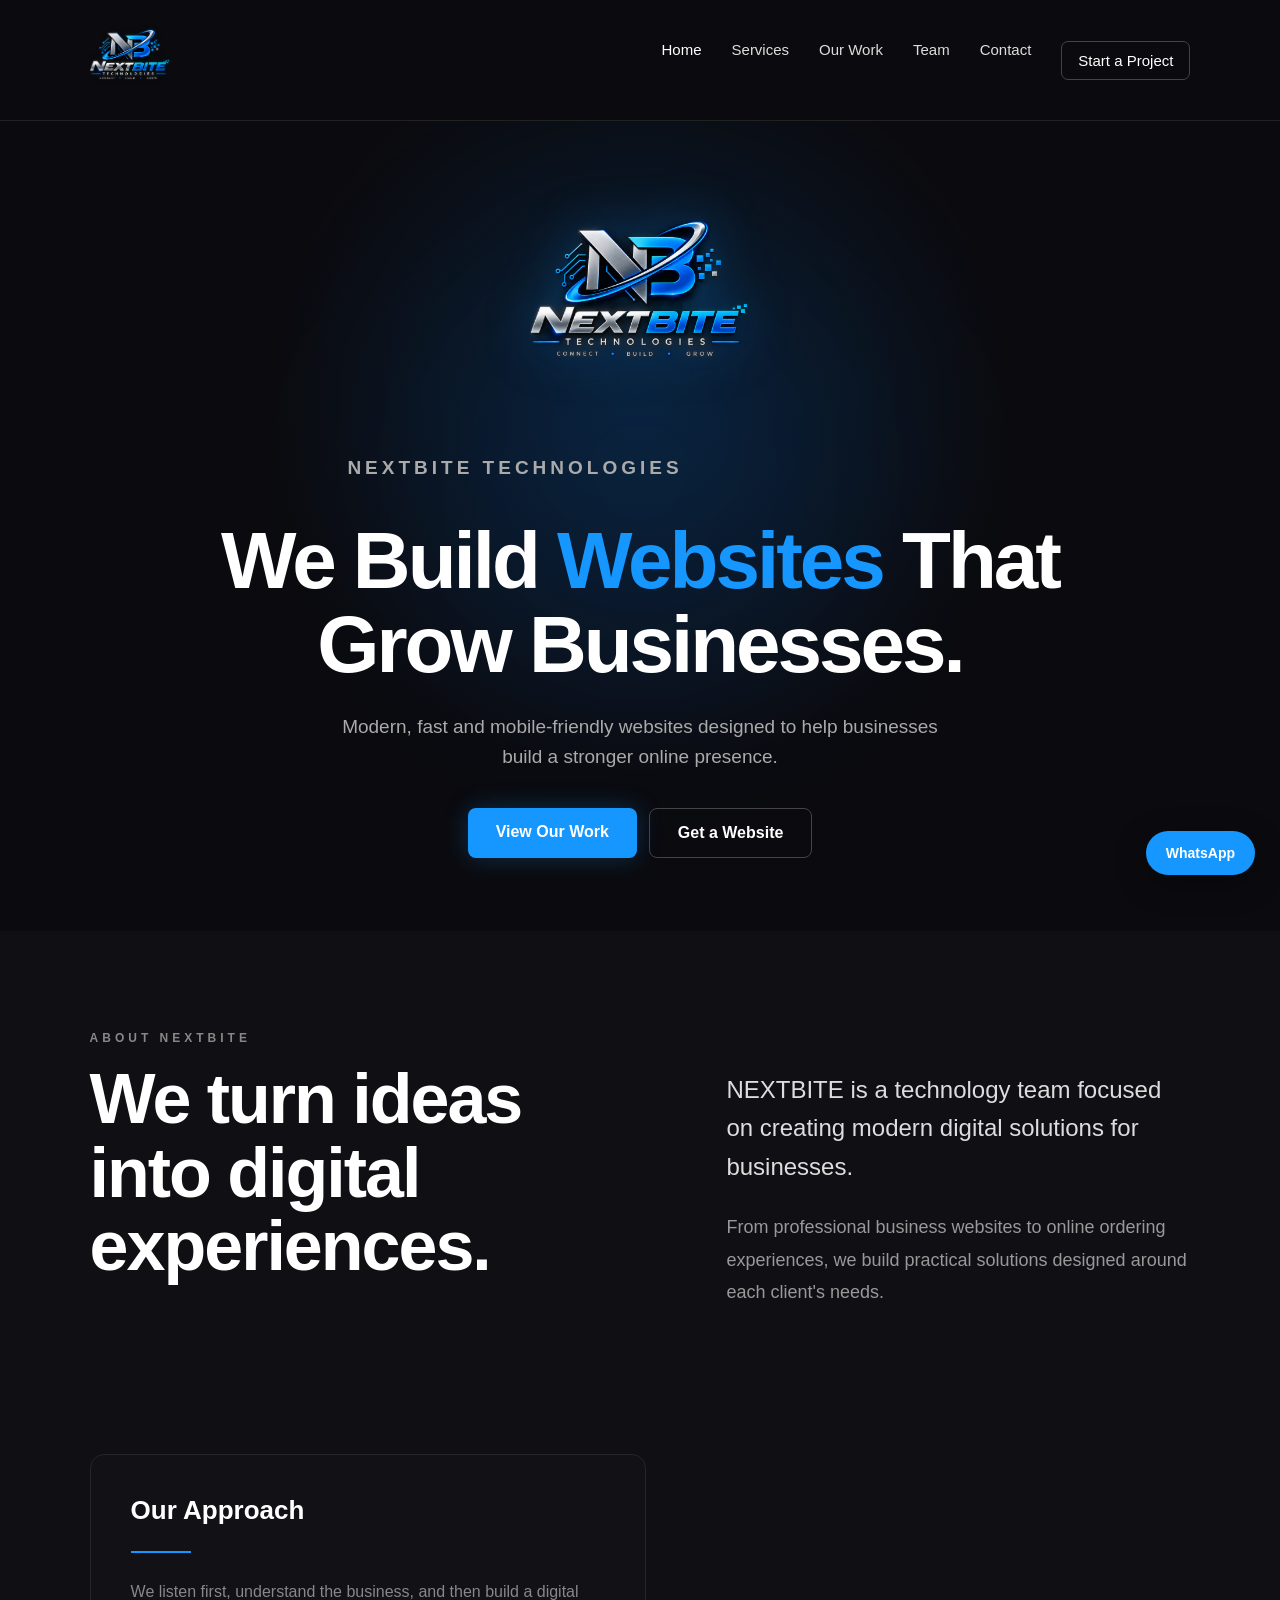
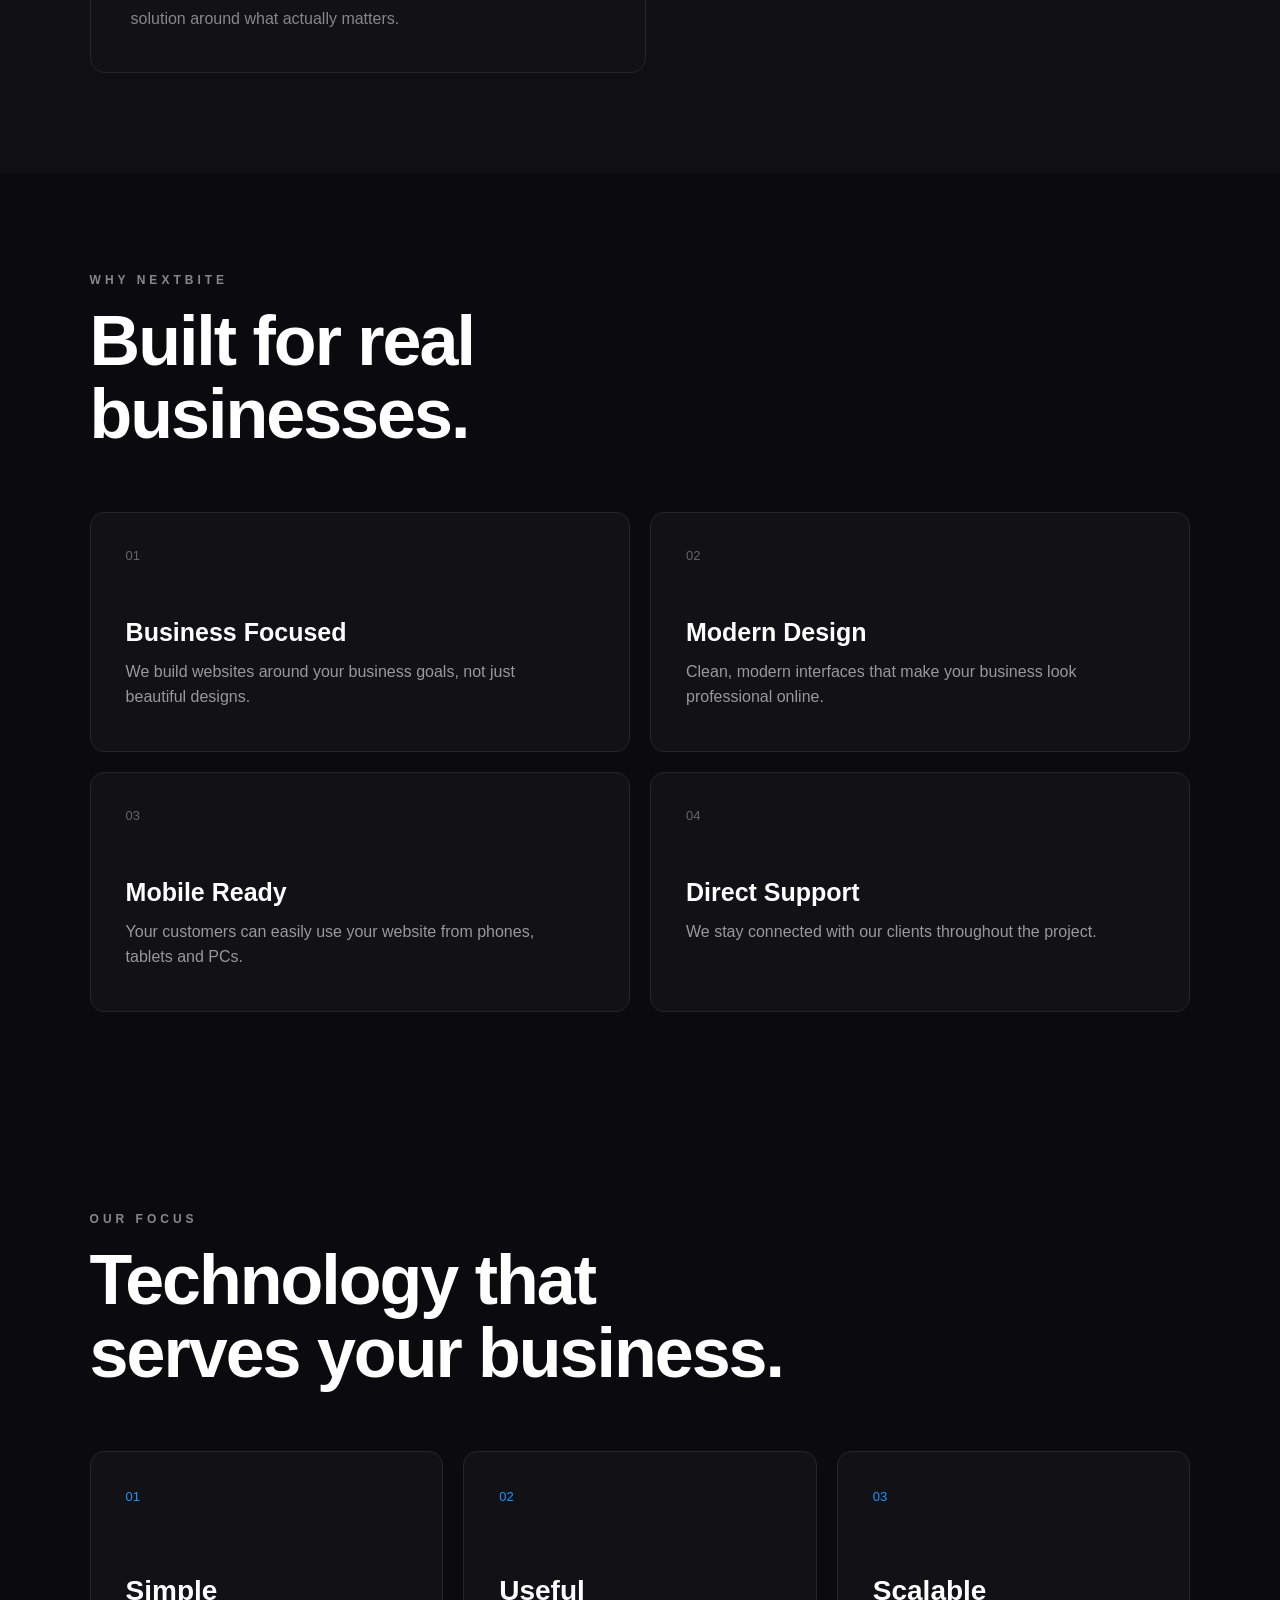
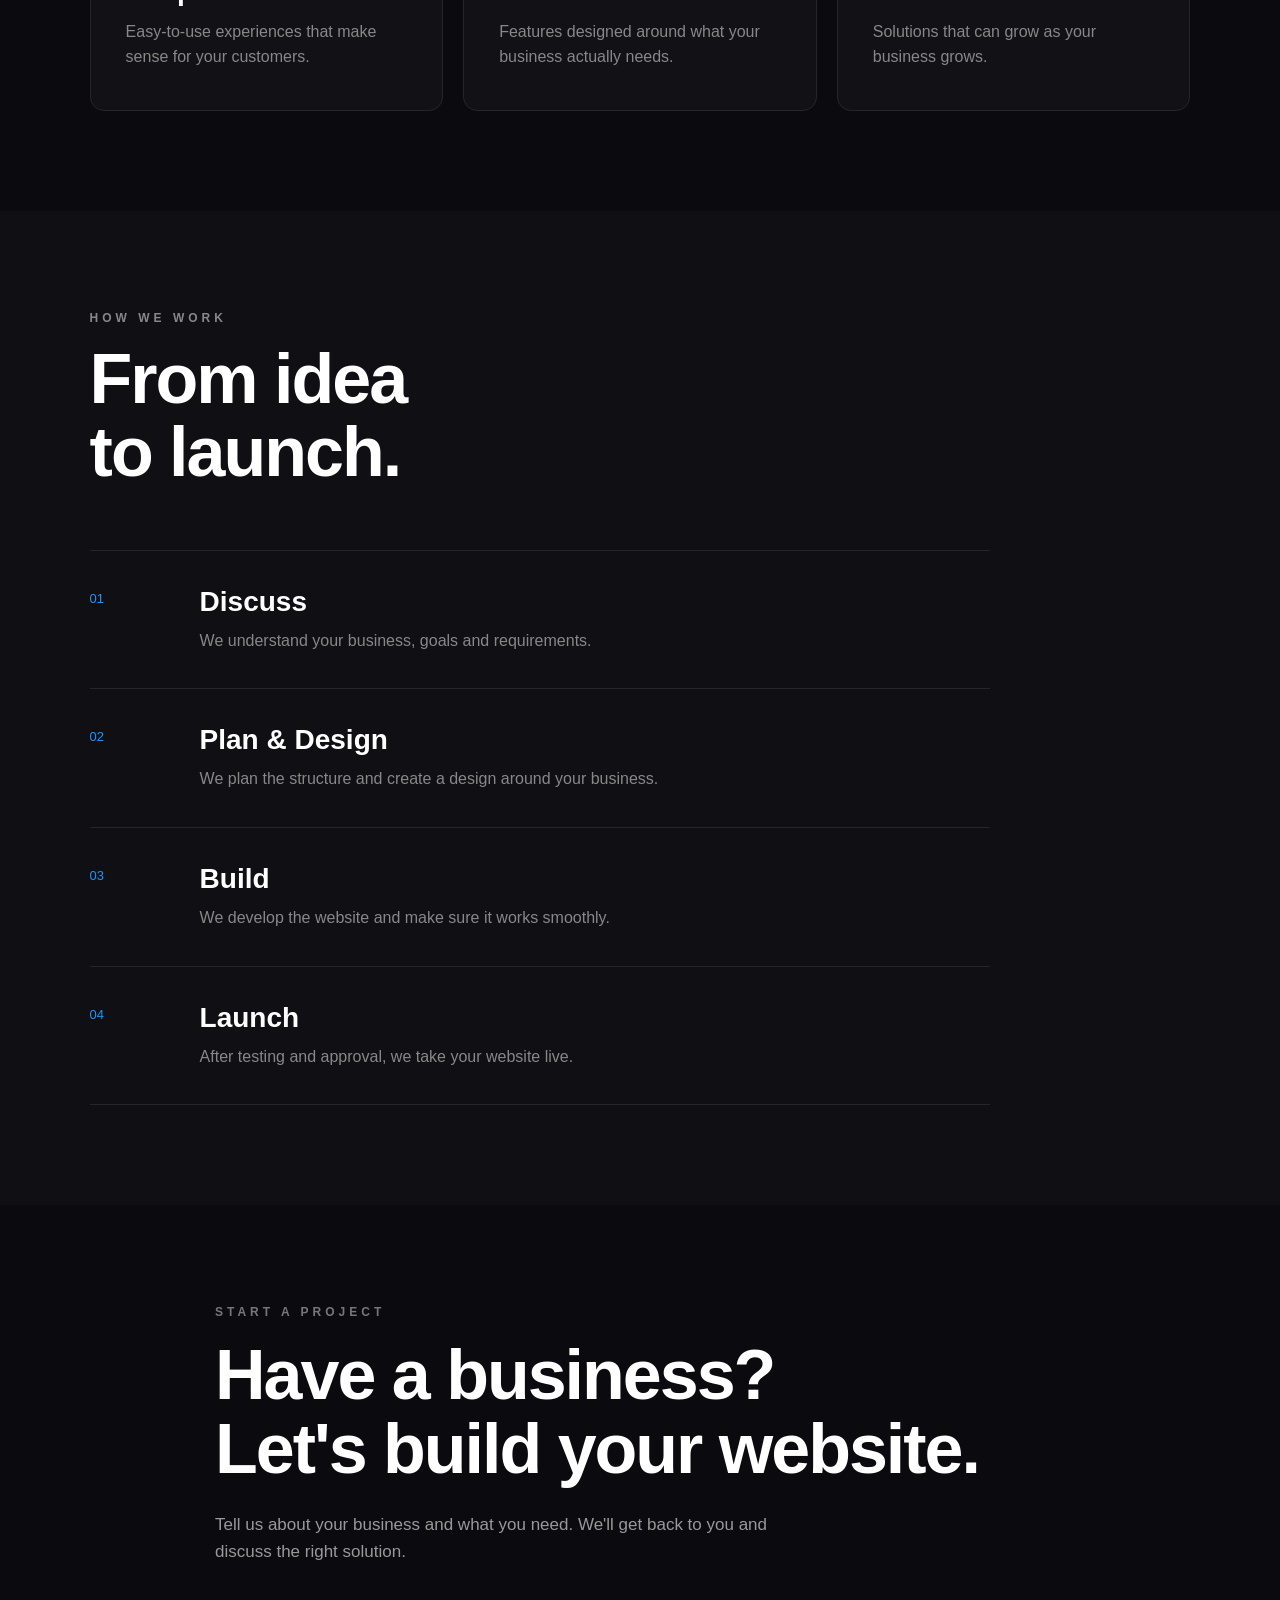
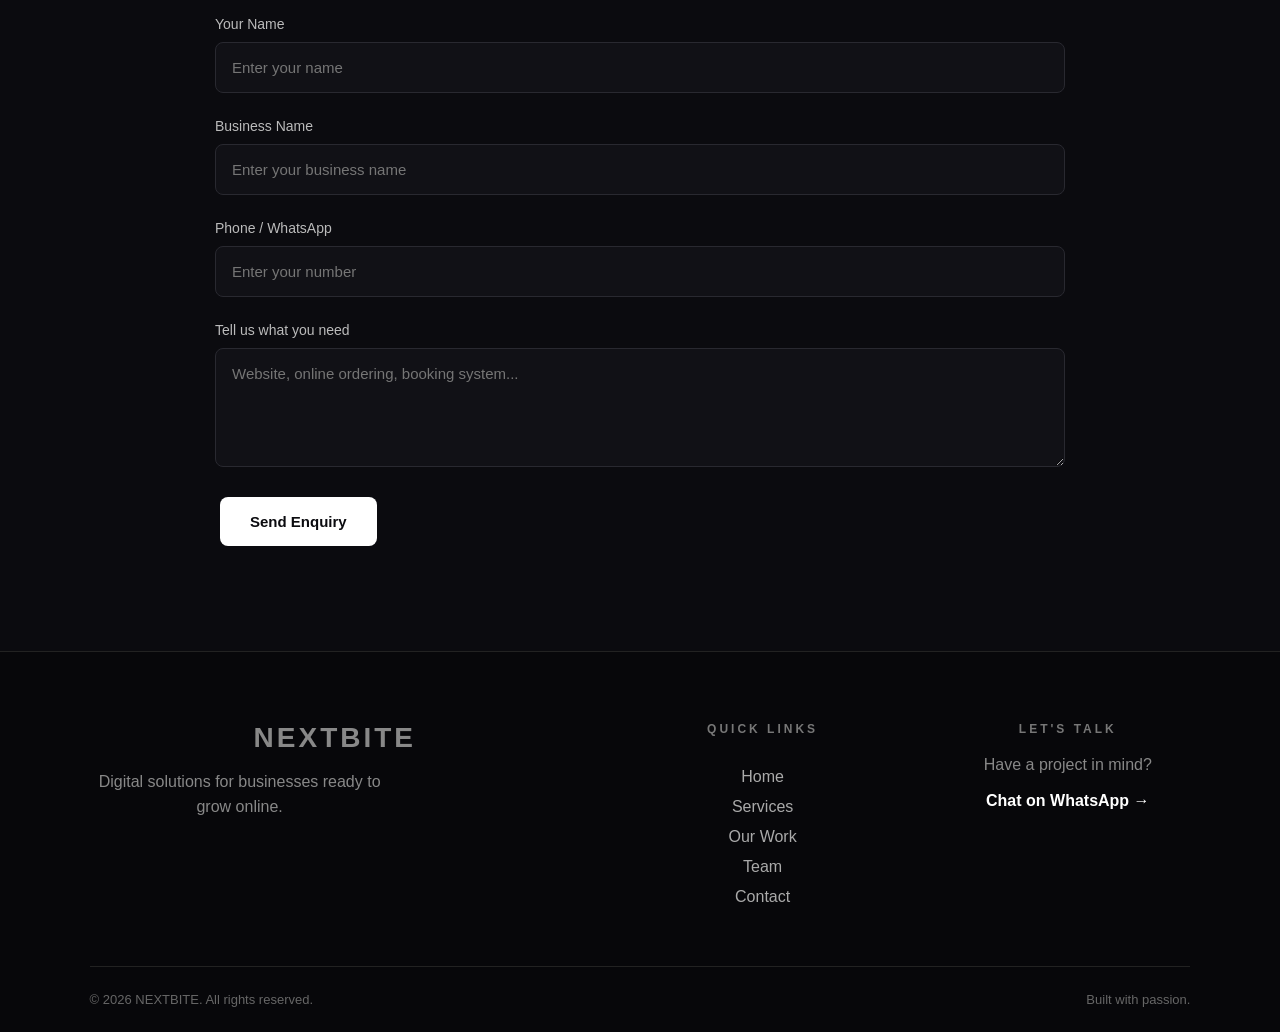
<file: index.html>
<!DOCTYPE html>
<html lang="en">
<head>

    <meta charset="UTF-8">

    <meta
        name="viewport"
        content="width=device-width, initial-scale=1.0"
    >

    <meta
        name="description"
        content="NEXTBITE builds modern, fast and mobile-friendly websites for businesses."
    >

    <meta
        name="keywords"
        content="NEXTBITE, web development, business websites, website development"
    >

    <meta name="author" content="NEXTBITE">

    <meta name="theme-color" content="#0b0b0f">

    <title>NEXTBITE | Digital Solutions</title>

    <link rel="icon" type="image/png" href="nextbite.png">

        <meta property="og:title" content="NEXTBITE | Digital Solutions">

        <meta
            property="og:description"
            content="Modern digital solutions and websites for growing businesses."
        >

        <meta
            property="og:image"
            content="nextbite.png"
        >

        <meta property="og:type" content="website">

        <meta name="twitter:card" content="summary_large_image">

        <meta
            name="twitter:title"
            content="NEXTBITE | Digital Solutions"
        >

        <meta
            name="twitter:description"
            content="Modern digital solutions and websites for growing businesses."
        >

        <meta
            name="twitter:image"
            content="nextbite.png"
        >

    <link rel="stylesheet" href="style.css">

</head>

<body>
    <div id="loader">

        <img
            src="nextbite.png"
            alt="NEXTBITE"
            class="loader-logo"
        >

        <div class="loader-line"></div>

    </div>
    <header>

        <a href="#home" class="logo">
            <img src="nextbite.png" alt="NEXTBITE Technologies">
        </a>

        <button class="menu-toggle" id="menuToggle">
            ☰
        </button>

        <nav id="navMenu">
            <a href="#home" class="active">Home</a>
            <a href="services.html">Services</a>
            <a href="work.html">Our Work</a>
            <a href="team.html">Team</a>
            <a href="#contact">Contact</a>
            <a href="#contact" class="nav-cta">Start a Project</a>
        </nav>

    </header>

    <main>

        <section id="home" class="hero">

            <div class="hero-content">

                <img
                    src="nextbite.png"
                    alt="NEXTBITE Technologies"
                    class="hero-logo"
                >

                <p class="hero-tag">NEXTBITE TECHNOLOGIES</p>

                <h1>
                    We Build
                    <span>Websites</span>
                    That Grow Businesses.
                </h1>

                <p class="hero-description">
                    Modern, fast and mobile-friendly websites
                    designed to help businesses build a stronger
                    online presence.
                </p>

                <div class="hero-buttons">
                    <a href="#work" class="btn primary-btn">
                        View Our Work
                    </a>

                    <a href="#contact" class="btn secondary-btn">
                        Get a Website
                    </a>
                </div>

            </div>

        </section>

        
        <section class="about-section">

            <div class="section-heading">
                <p>ABOUT NEXTBITE</p>
                <h2>We turn ideas<br>into digital experiences.</h2>
            </div>

            <div class="about-content">

                <p>
                    NEXTBITE is a technology team focused on creating
                    modern digital solutions for businesses.
                </p>

                <p>
                    From professional business websites to online
                    ordering experiences, we build practical solutions
                    designed around each client's needs.
                </p>

            </div>

            <div class="about-highlight">

                <h3>Our Approach</h3>

                <div class="about-highlight-line"></div>

                <p>
                    We listen first, understand the business,
                    and then build a digital solution around
                    what actually matters.
                </p>

            </div>

        </section>
        
        <section class="why-section">

            <div class="section-heading">
                <p>WHY NEXTBITE</p>
                <h2>Built for real<br>businesses.</h2>
            </div>

            <div class="why-grid">

                <div class="why-card">
                    <span>01</span>
                    <h3>Business Focused</h3>
                    <p>
                        We build websites around your business
                        goals, not just beautiful designs.
                    </p>
                </div>

                <div class="why-card">
                    <span>02</span>
                    <h3>Modern Design</h3>
                    <p>
                        Clean, modern interfaces that make
                        your business look professional online.
                    </p>
                </div>

                <div class="why-card">
                    <span>03</span>
                    <h3>Mobile Ready</h3>
                    <p>
                        Your customers can easily use your
                        website from phones, tablets and PCs.
                    </p>
                </div>

                <div class="why-card">
                    <span>04</span>
                    <h3>Direct Support</h3>
                    <p>
                        We stay connected with our clients
                        throughout the project.
                    </p>
                </div>

            </div>

        </section>

        

        <section class="focus-section">

            <div class="section-heading">
                <p>OUR FOCUS</p>
                <h2>Technology that<br>serves your business.</h2>
            </div>

            <div class="focus-grid">

                <div class="focus-card">
                    <span>01</span>
                    <h3>Simple</h3>
                    <p>
                        Easy-to-use experiences that make
                        sense for your customers.
                    </p>
                </div>

                <div class="focus-card">
                    <span>02</span>
                    <h3>Useful</h3>
                    <p>
                        Features designed around what your
                        business actually needs.
                    </p>
                </div>

                <div class="focus-card">
                    <span>03</span>
                    <h3>Scalable</h3>
                    <p>
                        Solutions that can grow as your
                        business grows.
                    </p>
                </div>

            </div>

        </section>

        <section class="process-section">

            <div class="section-heading">
                <p>HOW WE WORK</p>
                <h2>From idea<br>to launch.</h2>
            </div>

            <div class="process-list">

                <div class="process-item">
                    <span>01</span>
                    <div>
                        <h3>Discuss</h3>
                        <p>
                            We understand your business,
                            goals and requirements.
                        </p>
                    </div>
                </div>

                <div class="process-item">
                    <span>02</span>
                    <div>
                        <h3>Plan & Design</h3>
                        <p>
                            We plan the structure and create
                            a design around your business.
                        </p>
                    </div>
                </div>

                <div class="process-item">
                    <span>03</span>
                    <div>
                        <h3>Build</h3>
                        <p>
                            We develop the website and make
                            sure it works smoothly.
                        </p>
                    </div>
                </div>

                <div class="process-item">
                    <span>04</span>
                    <div>
                        <h3>Launch</h3>
                        <p>
                            After testing and approval,
                            we take your website live.
                        </p>
                    </div>
                </div>

            </div>

        </section>

        
        <section id="contact" class="contact-section">

            <div class="contact-content">

                <p class="contact-tag">START A PROJECT</p>

                <h2>
                    Have a business?<br>
                    Let's build your website.
                </h2>

                <p class="contact-description">
                    Tell us about your business and what you need.
                    We'll get back to you and discuss the right solution.
                </p>

                <form id="contactForm">

                    <div class="form-group">
                        <label for="name">Your Name</label>
                        <input
                            type="text"
                            id="name"
                            placeholder="Enter your name"
                            required
                        >
                    </div>

                    <div class="form-group">
                        <label for="business">Business Name</label>
                        <input
                            type="text"
                            id="business"
                            placeholder="Enter your business name"
                            required
                        >
                    </div>

                    <div class="form-group">
                        <label for="phone">Phone / WhatsApp</label>
                        <input
                            type="tel"
                            id="phone"
                            placeholder="Enter your number"
                            required
                        >
                    </div>

                    <div class="form-group">
                        <label for="message">Tell us what you need</label>
                        <textarea
                            id="message"
                            rows="5"
                            placeholder="Website, online ordering, booking system..."
                            required
                        ></textarea>
                    </div>

                    <button type="submit" class="contact-btn">
                        Send Enquiry
                    </button>

                </form>

            </div>

        </section>

    </main>

    <footer class="footer">

        <div class="footer-main">

            <div class="footer-brand">
                <h3>NEXTBITE</h3>
                <p>
                    Digital solutions for businesses
                    ready to grow online.
                </p>
            </div>

            <div class="footer-links">
                <h4>QUICK LINKS</h4>

                <a href="#home">Home</a>
                <a href="#services">Services</a>
                <a href="#work">Our Work</a>
                <a href="#team">Team</a>
                <a href="#contact">Contact</a>
            </div>

            <div class="footer-contact">
                <h4>LET'S TALK</h4>

                <p>Have a project in mind?</p>

                <a
                    href="https://wa.me/916901496852"
                    target="_blank"
                    class="footer-whatsapp"
                >
                    Chat on WhatsApp →
                </a>
            </div>

        </div>

        <div class="footer-bottom">

            <p>
                © 2026 NEXTBITE. All rights reserved.
            </p>

            <p>
                Built with passion.
            </p>

        </div>

    </footer>

    <script src="script.js"></script>
<a
    href="https://wa.me/916901496852"
    target="_blank"
    class="floating-whatsapp"
    aria-label="Chat with NEXTBITE on WhatsApp"
>
    WhatsApp
</a>
</body>
</html>
</file>
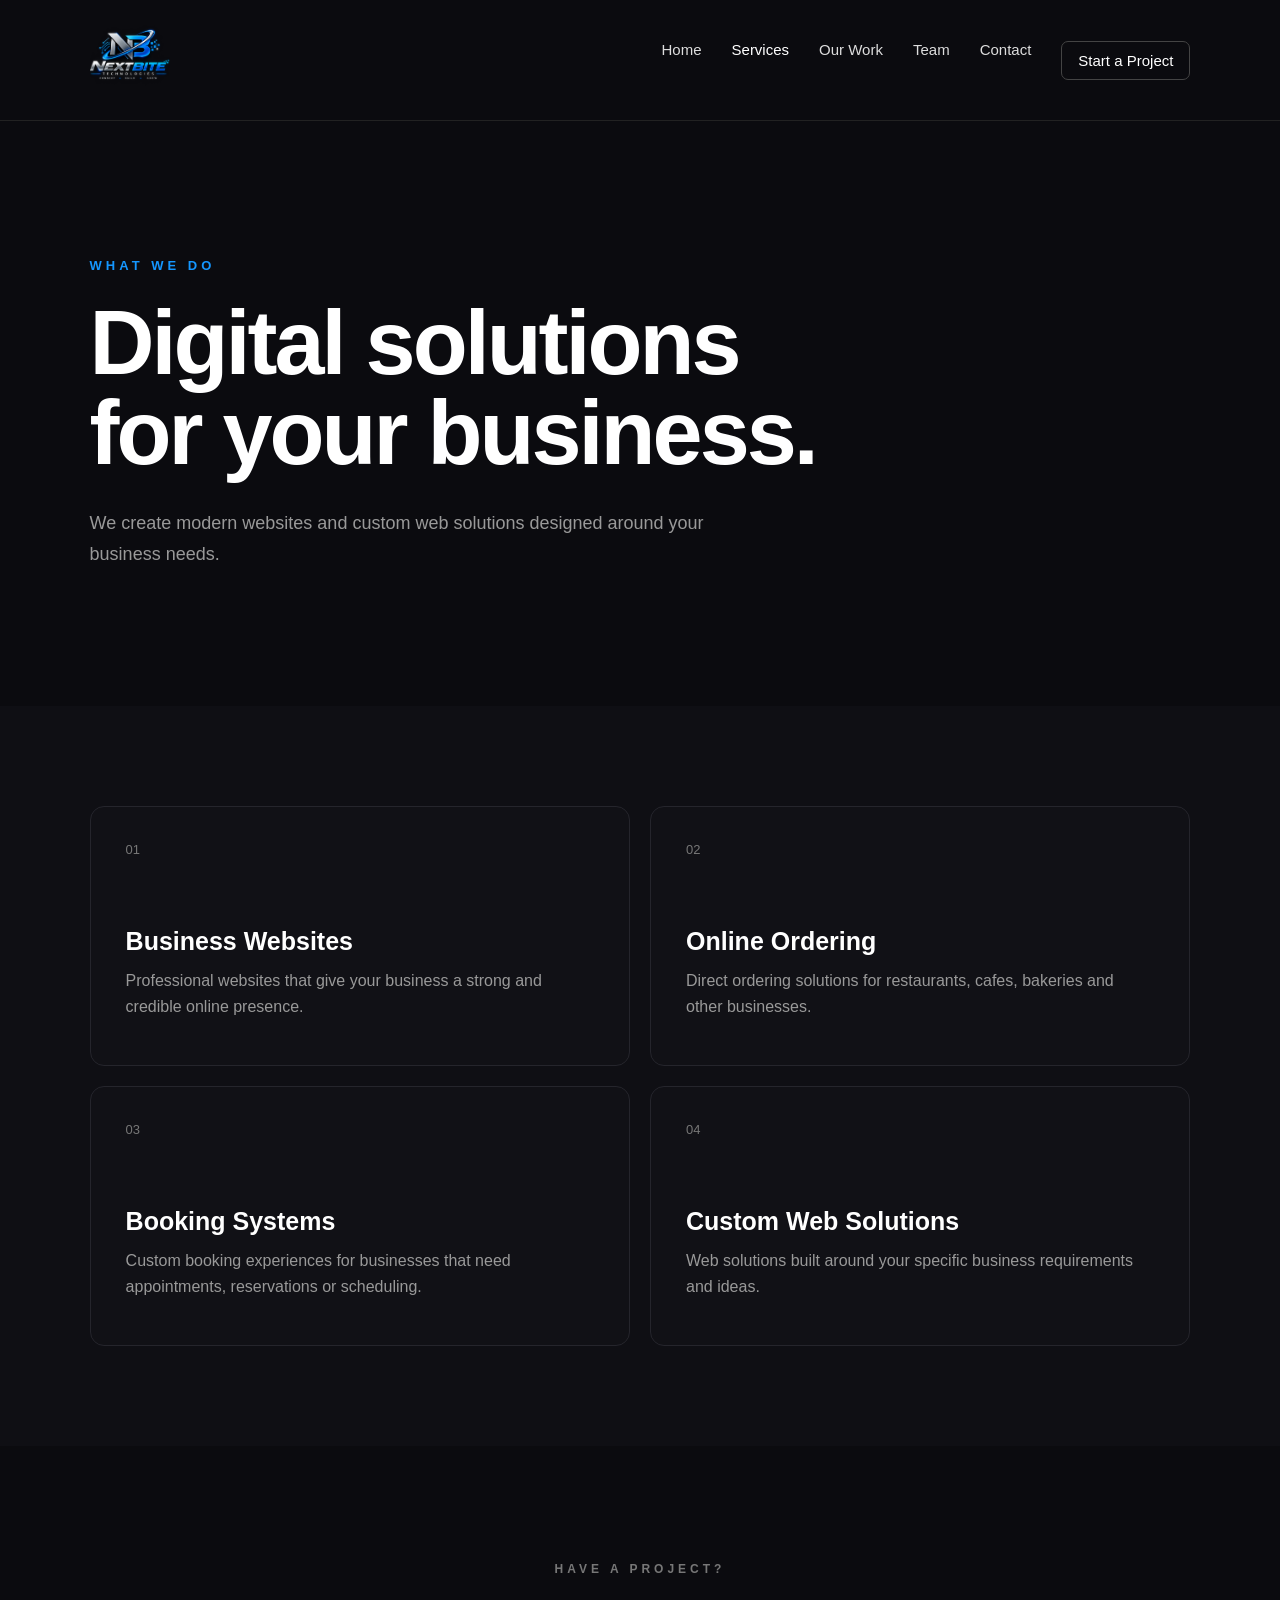
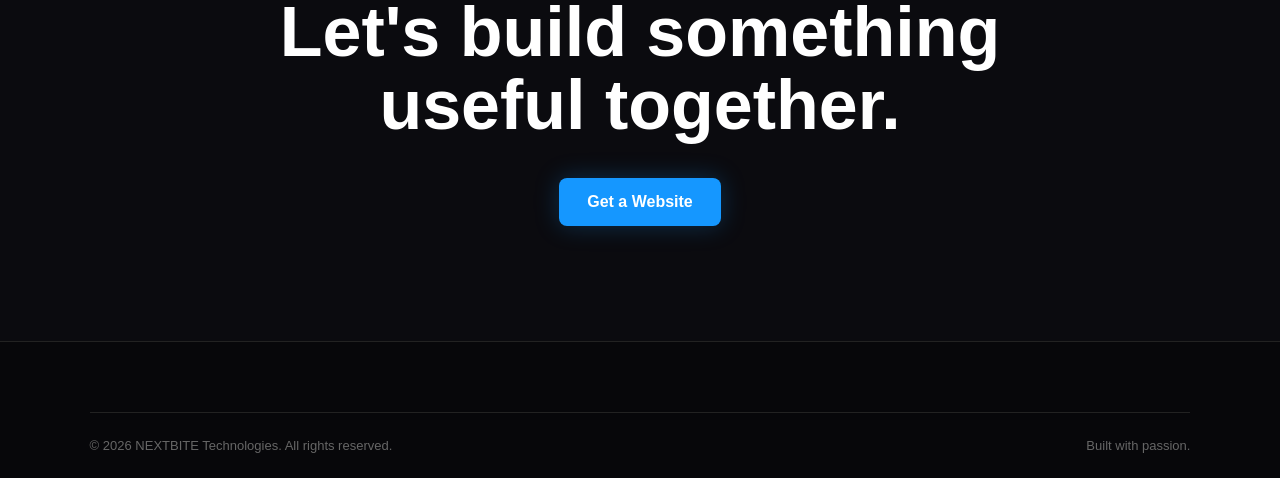
<file: services.html>
<!DOCTYPE html>
<html lang="en">

<head>

    <meta charset="UTF-8">

    <meta
        name="viewport"
        content="width=device-width, initial-scale=1.0"
    >

    <meta
        name="description"
        content="NEXTBITE Technologies - Digital solutions for businesses."
    >

    <title>Services | NEXTBITE Technologies</title>

    <link rel="icon" type="image/png" href="nextbite.png">
    <link rel="stylesheet" href="style.css">

</head>

<body>

    <!-- HEADER -->

    <header>

        <a href="index.html" class="logo">
            <img
                src="nextbite.png"
                alt="NEXTBITE Technologies"
            >
        </a>

        <button class="menu-toggle" id="menuToggle">
            ☰
        </button>

        <nav id="navMenu">

            <a href="index.html">Home</a>

            <a href="services.html" class="active">
                Services
            </a>

            <a href="work.html">
                Our Work
            </a>

            <a href="team.html">
                Team
            </a>

            <a href="index.html#contact">
                Contact
            </a>

            <a href="index.html#contact" class="nav-cta">
                Start a Project
            </a>

        </nav>

    </header>


    <!-- SERVICES -->

    <main>

        <section class="page-hero">

            <p class="hero-tag">
                WHAT WE DO
            </p>

            <h1>
                Digital solutions<br>
                for your business.
            </h1>

            <p class="page-description">
                We create modern websites and custom web
                solutions designed around your business needs.
            </p>

        </section>


        <section class="services-page-section">

            <div class="services-grid">

                <div class="service-card">

                    <div class="service-number">
                        01
                    </div>

                    <h3>
                        Business Websites
                    </h3>

                    <p>
                        Professional websites that give your
                        business a strong and credible online
                        presence.
                    </p>

                </div>


                <div class="service-card">

                    <div class="service-number">
                        02
                    </div>

                    <h3>
                        Online Ordering
                    </h3>

                    <p>
                        Direct ordering solutions for restaurants,
                        cafes, bakeries and other businesses.
                    </p>

                </div>


                <div class="service-card">

                    <div class="service-number">
                        03
                    </div>

                    <h3>
                        Booking Systems
                    </h3>

                    <p>
                        Custom booking experiences for businesses
                        that need appointments, reservations or
                        scheduling.
                    </p>

                </div>


                <div class="service-card">

                    <div class="service-number">
                        04
                    </div>

                    <h3>
                        Custom Web Solutions
                    </h3>

                    <p>
                        Web solutions built around your specific
                        business requirements and ideas.
                    </p>

                </div>

            </div>

        </section>


        <!-- CTA -->

        <section class="page-cta">

            <p class="contact-tag">
                HAVE A PROJECT?
            </p>

            <h2>
                Let's build something
                useful together.
            </h2>

            <a
                href="index.html#contact"
                class="btn primary-btn"
            >
                Get a Website
            </a>

        </section>

    </main>


    <!-- FOOTER -->

    <footer class="footer">

        <div class="footer-bottom">

            <p>
                © 2026 NEXTBITE Technologies.
                All rights reserved.
            </p>

            <p>
                Built with passion.
            </p>

        </div>

    </footer>


    <script src="script.js"></script>

</body>

</html>
</file>
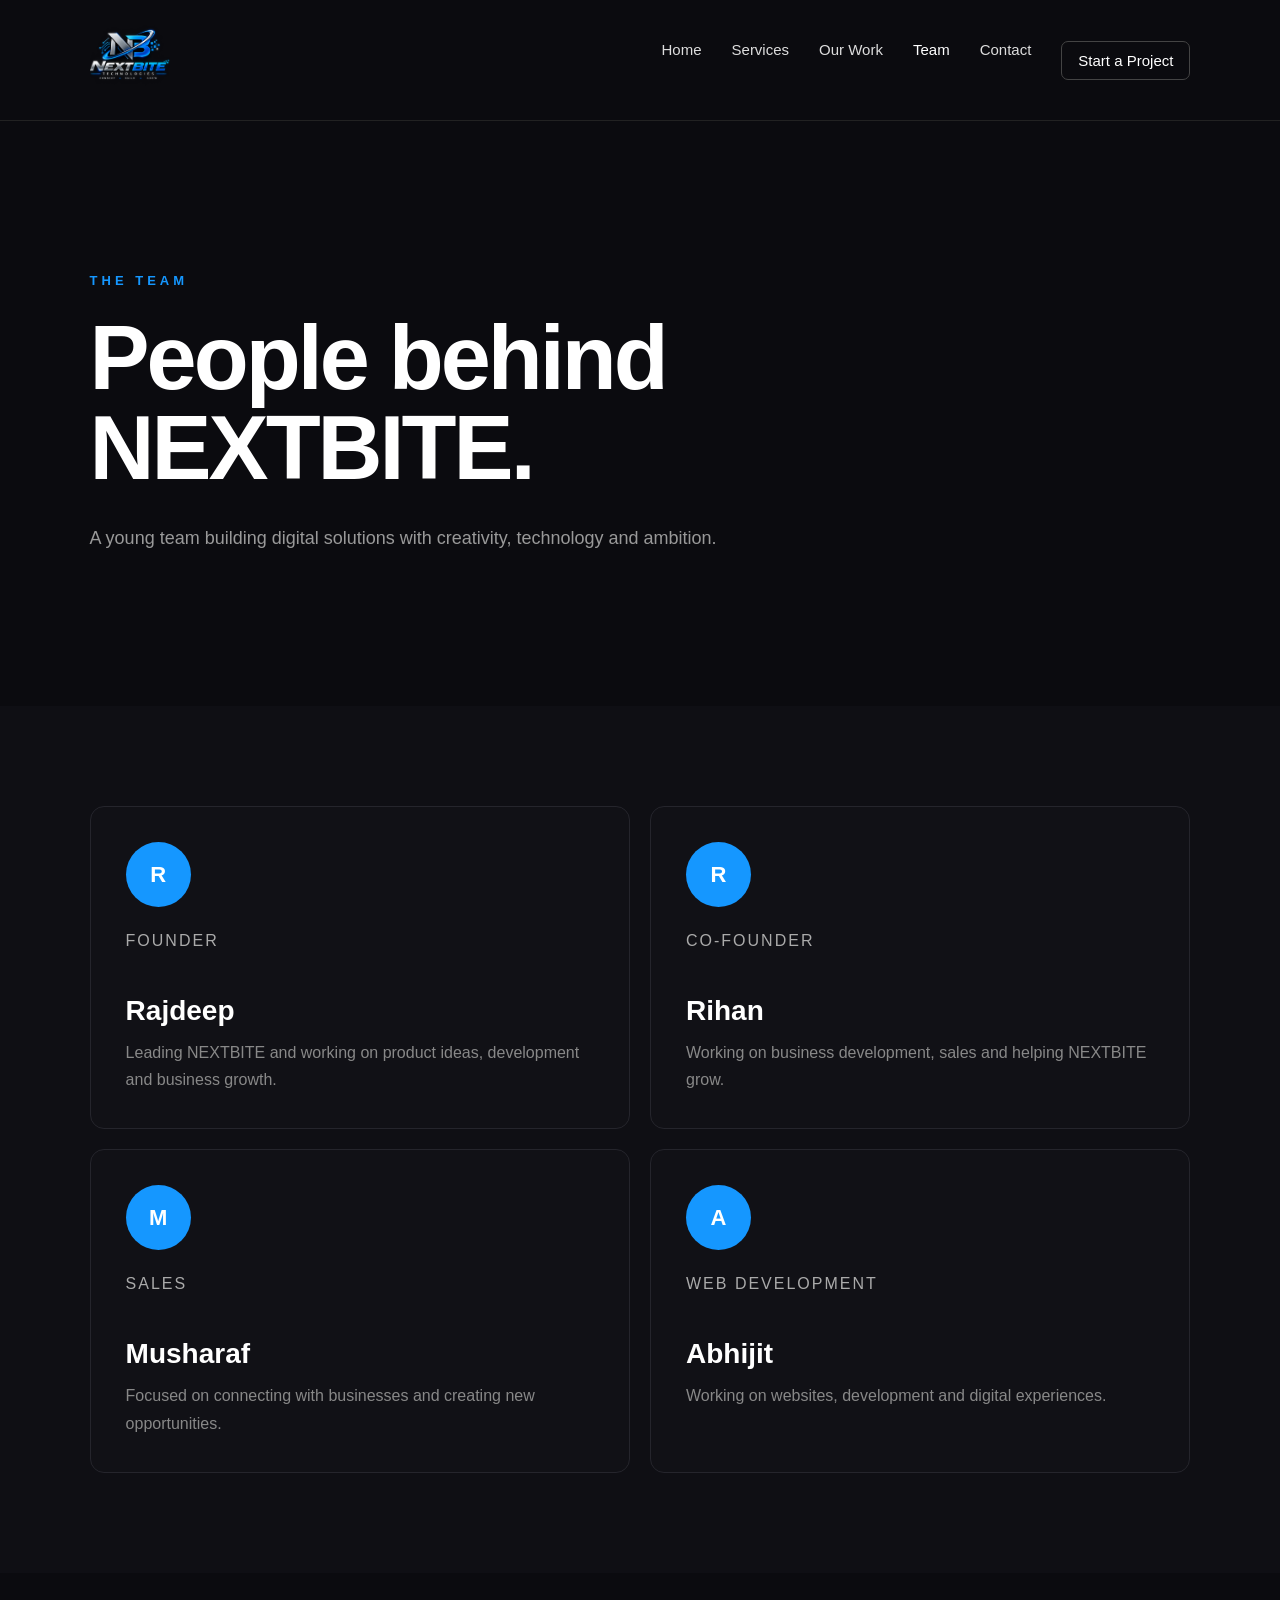
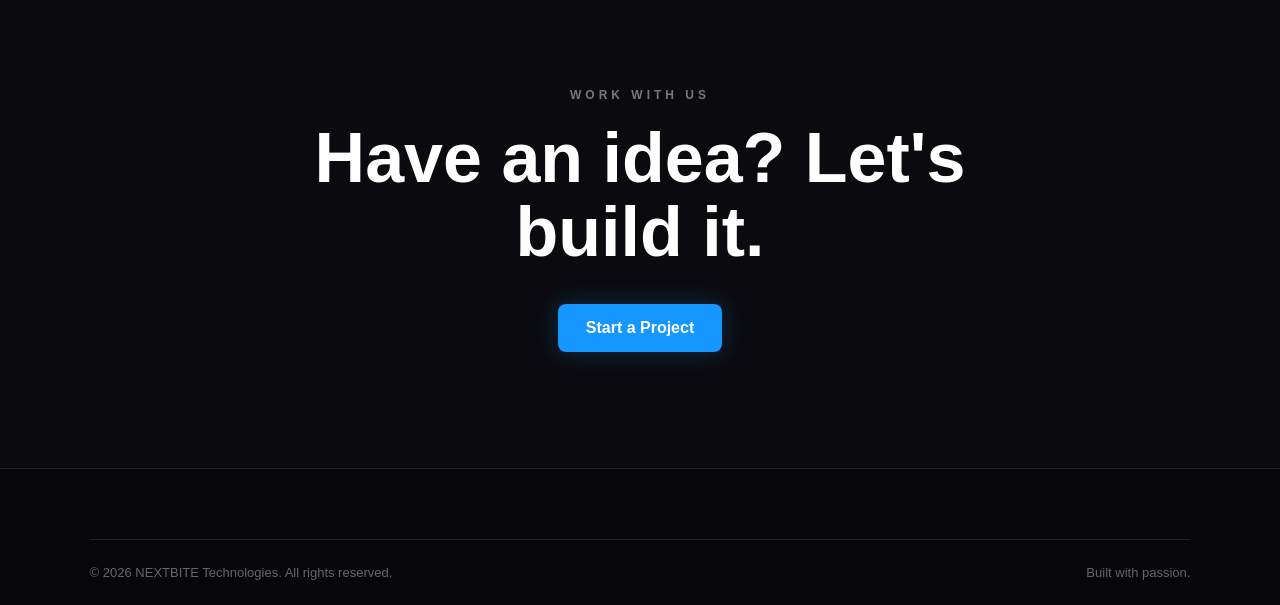
<file: team.html>
<!DOCTYPE html>
<html lang="en">

<head>

    <meta charset="UTF-8">

    <meta
        name="viewport"
        content="width=device-width, initial-scale=1.0"
    >

    <meta
        name="description"
        content="Meet the team behind NEXTBITE Technologies."
    >

    <title>Team | NEXTBITE Technologies</title>

    <link rel="icon" type="image/png" href="nextbite.png">
    <link rel="stylesheet" href="style.css">

</head>

<body>

    <!-- HEADER -->

    <header>

        <a href="index.html" class="logo">
            <img
                src="nextbite.png"
                alt="NEXTBITE Technologies"
            >
        </a>

        <button class="menu-toggle" id="menuToggle">
            ☰
        </button>

        <nav id="navMenu">

            <a href="index.html">
                Home
            </a>

            <a href="services.html">
                Services
            </a>

            <a href="work.html">
                Our Work
            </a>

            <a href="team.html" class="active">
                Team
            </a>

            <a href="index.html#contact">
                Contact
            </a>

            <a
                href="index.html#contact"
                class="nav-cta"
            >
                Start a Project
            </a>

        </nav>

    </header>


    <!-- TEAM PAGE -->

    <main>

        <section class="page-hero">

            <p class="hero-tag">
                THE TEAM
            </p>

            <h1>
                People behind<br>
                NEXTBITE.
            </h1>

            <p class="page-description">
                A young team building digital solutions
                with creativity, technology and ambition.
            </p>

        </section>


        <section class="team-page-section">

            <div class="team-grid">

                <!-- FOUNDER -->

                <div class="team-card">

                    <div class="team-avatar">
                        R
                    </div>

                    <p class="team-role">
                        FOUNDER
                    </p>

                    <h3>
                        Rajdeep
                    </h3>

                    <p>
                        Leading NEXTBITE and working on
                        product ideas, development and
                        business growth.
                    </p>

                </div>


                <!-- CO-FOUNDER -->

                <div class="team-card">

                    <div class="team-avatar">
                        R
                    </div>

                    <p class="team-role">
                        CO-FOUNDER
                    </p>

                    <h3>
                        Rihan
                    </h3>

                    <p>
                        Working on business development,
                        sales and helping NEXTBITE grow.
                    </p>

                </div>


                <!-- SALES -->

                <div class="team-card">

                    <div class="team-avatar">
                        M
                    </div>

                    <p class="team-role">
                        SALES
                    </p>

                    <h3>
                        Musharaf
                    </h3>

                    <p>
                        Focused on connecting with businesses
                        and creating new opportunities.
                    </p>

                </div>


                <!-- DEVELOPMENT -->

                <div class="team-card">

                    <div class="team-avatar">
                        A
                    </div>

                    <p class="team-role">
                        WEB DEVELOPMENT
                    </p>

                    <h3>
                        Abhijit
                    </h3>

                    <p>
                        Working on websites, development
                        and digital experiences.
                    </p>

                </div>

            </div>

        </section>


        <!-- CTA -->

        <section class="page-cta">

            <p class="contact-tag">
                WORK WITH US
            </p>

            <h2>
                Have an idea?
                Let's build it.
            </h2>

            <a
                href="index.html#contact"
                class="btn primary-btn"
            >
                Start a Project
            </a>

        </section>

    </main>


    <!-- FOOTER -->

    <footer class="footer">

        <div class="footer-bottom">

            <p>
                © 2026 NEXTBITE Technologies.
                All rights reserved.
            </p>

            <p>
                Built with passion.
            </p>

        </div>

    </footer>


    <script src="script.js"></script>

</body>

</html>
</file>
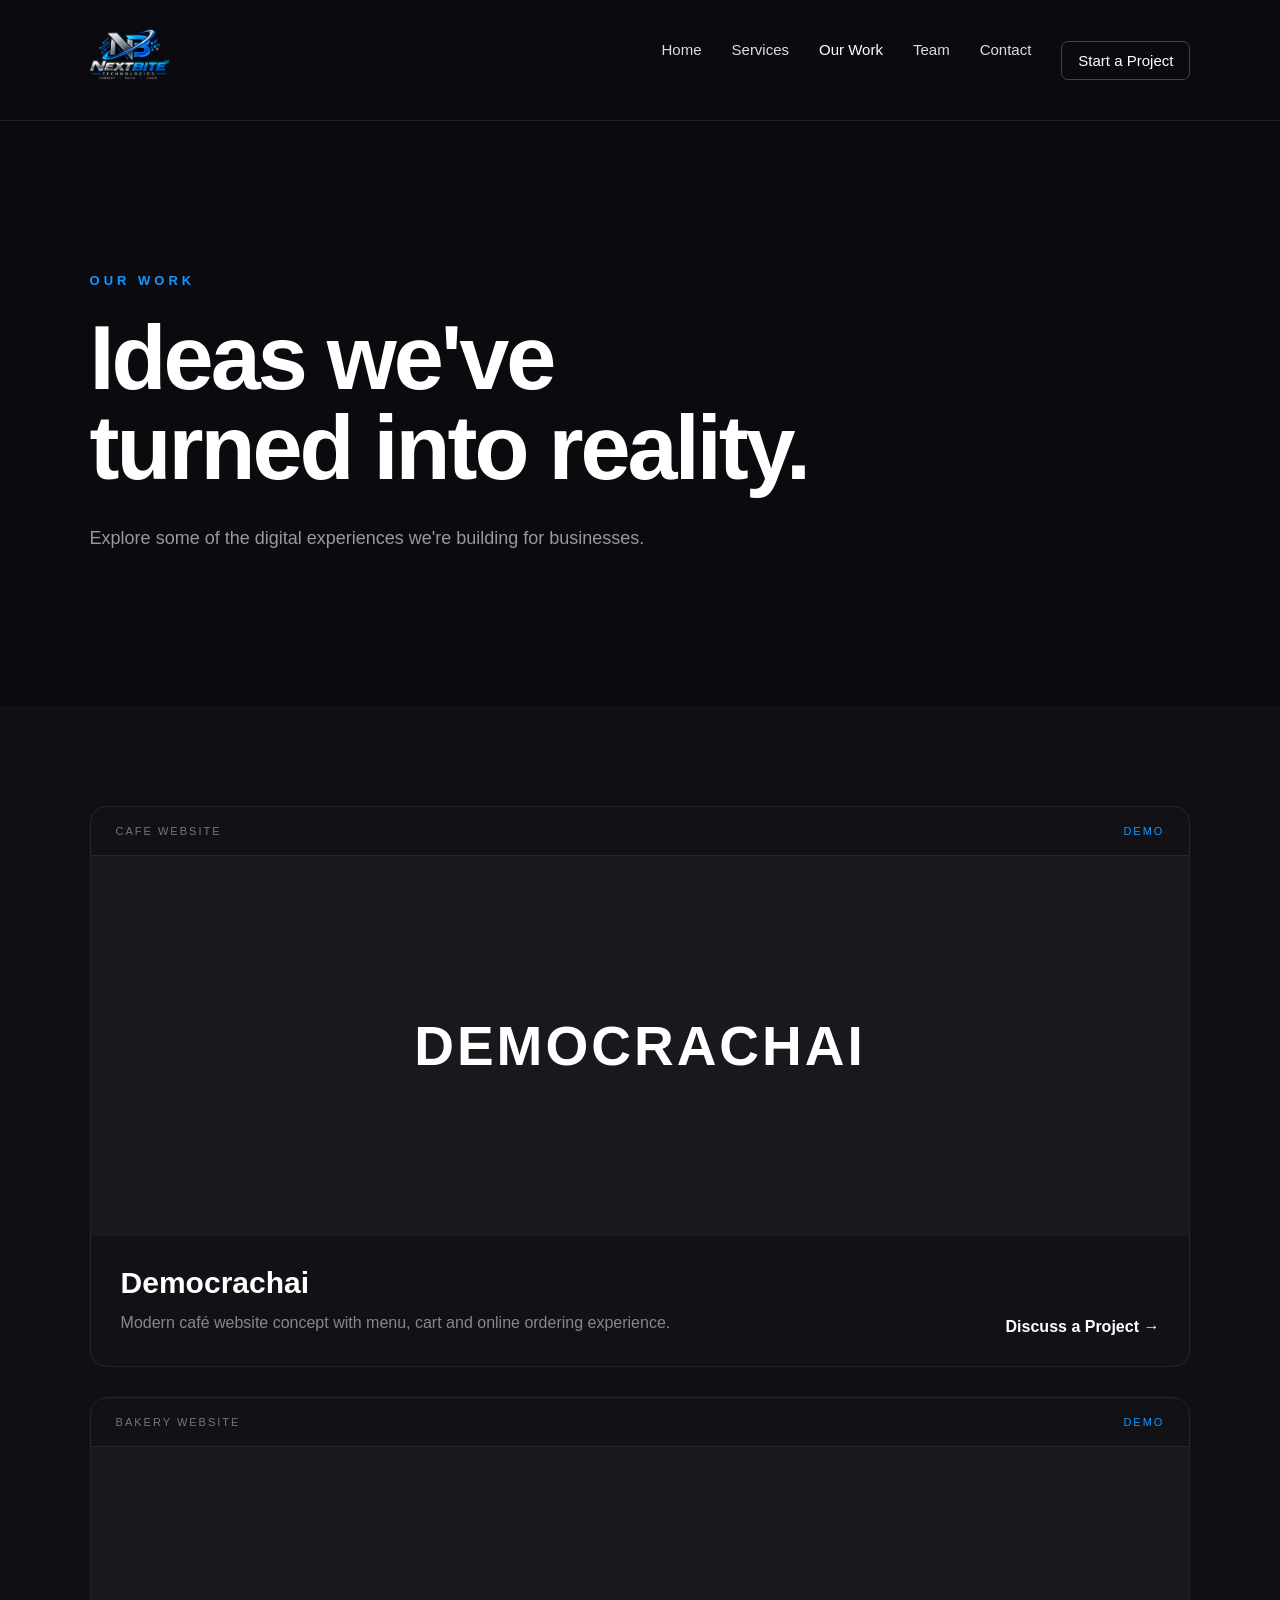
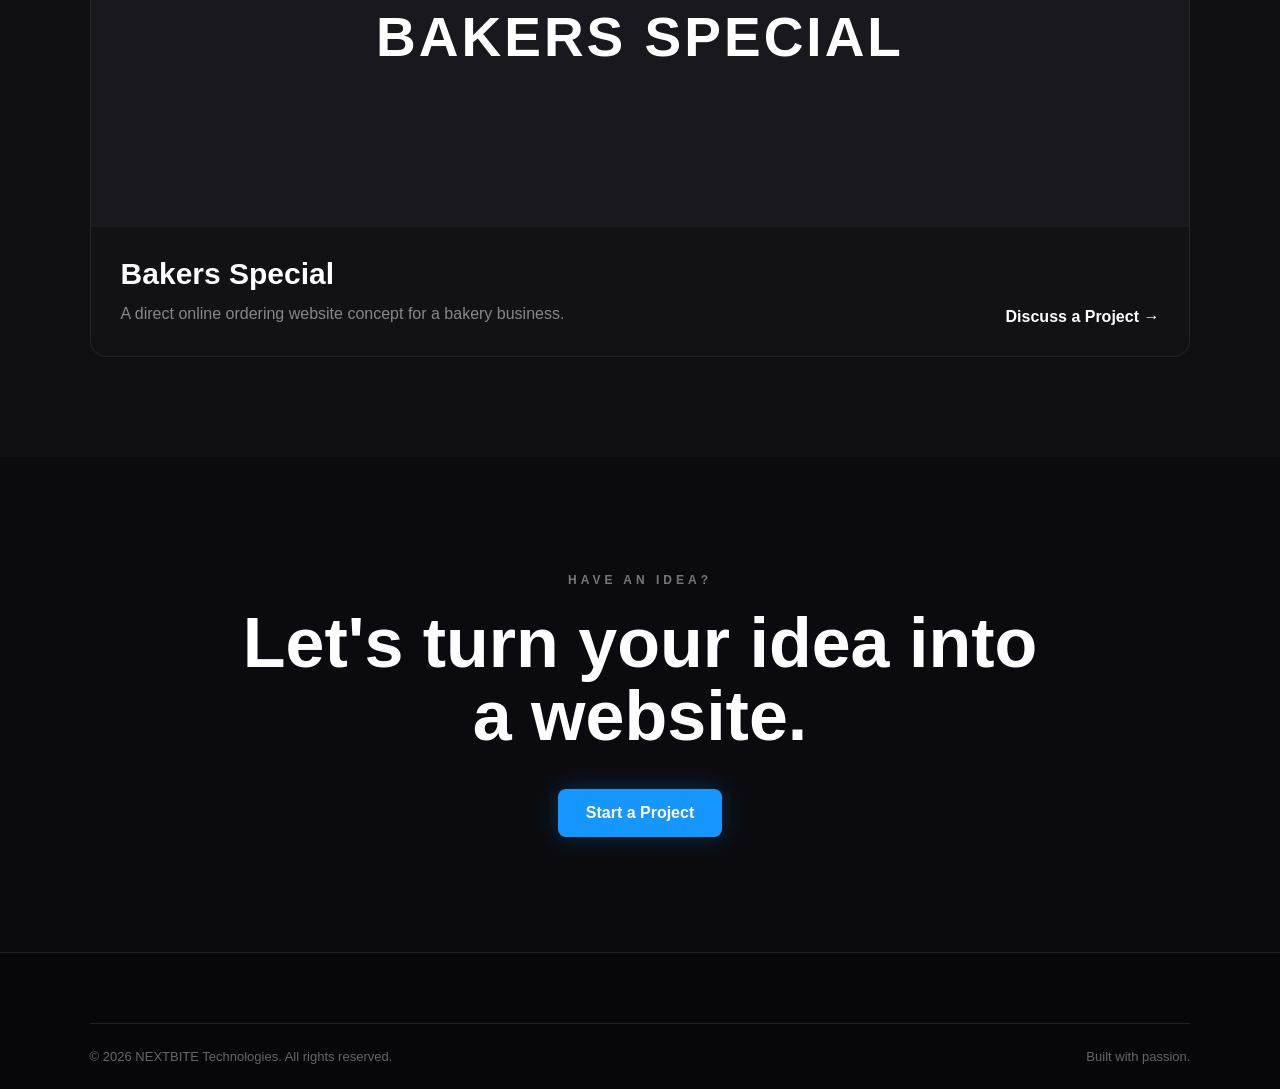
<file: work.html>
<!DOCTYPE html>
<html lang="en">

<head>

    <meta charset="UTF-8">

    <meta
        name="viewport"
        content="width=device-width, initial-scale=1.0"
    >

    <meta
        name="description"
        content="Explore projects and digital experiences built by NEXTBITE Technologies."
    >

    <title>Our Work | NEXTBITE Technologies</title>

    <link rel="icon" type="image/png" href="nextbite.png">
    <link rel="stylesheet" href="style.css">

</head>

<body>

    <!-- HEADER -->

    <header>

        <a href="index.html" class="logo">
            <img
                src="nextbite.png"
                alt="NEXTBITE Technologies"
            >
        </a>

        <button class="menu-toggle" id="menuToggle">
            ☰
        </button>

        <nav id="navMenu">

            <a href="index.html">
                Home
            </a>

            <a href="services.html">
                Services
            </a>

            <a href="work.html" class="active">
                Our Work
            </a>

            <a href="team.html">
                Team
            </a>

            <a href="index.html#contact">
                Contact
            </a>

            <a
                href="index.html#contact"
                class="nav-cta"
            >
                Start a Project
            </a>

        </nav>

    </header>


    <!-- PAGE HERO -->

    <main>

        <section class="page-hero">

            <p class="hero-tag">
                OUR WORK
            </p>

            <h1>
                Ideas we've<br>
                turned into reality.
            </h1>

            <p class="page-description">
                Explore some of the digital experiences
                we're building for businesses.
            </p>

        </section>


        <!-- PROJECTS -->

        <section class="services-page-section">

            <div class="work-list">

                <!-- DEMOCRACHAI -->

                <article class="project-card">

                    <div class="project-top">

                        <span class="project-category">
                            CAFE WEBSITE
                        </span>

                        <span class="project-status">
                            DEMO
                        </span>

                    </div>

                    <div class="project-preview">

                        <span>
                            DEMOCRACHAI
                        </span>

                    </div>

                    <div class="project-bottom">

                        <div>

                            <h3>
                                Democrachai
                            </h3>

                            <p>
                                Modern café website concept
                                with menu, cart and online
                                ordering experience.
                            </p>

                        </div>

                        <a
                            href="index.html#contact"
                            class="project-link"
                        >
                            Discuss a Project →
                        </a>

                    </div>

                </article>


                <!-- BAKERS SPECIAL -->

                <article class="project-card">

                    <div class="project-top">

                        <span class="project-category">
                            BAKERY WEBSITE
                        </span>

                        <span class="project-status">
                            DEMO
                        </span>

                    </div>

                    <div class="project-preview">

                        <span>
                            BAKERS SPECIAL
                        </span>

                    </div>

                    <div class="project-bottom">

                        <div>

                            <h3>
                                Bakers Special
                            </h3>

                            <p>
                                A direct online ordering
                                website concept for a
                                bakery business.
                            </p>

                        </div>

                        <a
                            href="index.html#contact"
                            class="project-link"
                        >
                            Discuss a Project →
                        </a>

                    </div>

                </article>

            </div>

        </section>


        <!-- CTA -->

        <section class="page-cta">

            <p class="contact-tag">
                HAVE AN IDEA?
            </p>

            <h2>
                Let's turn your idea
                into a website.
            </h2>

            <a
                href="index.html#contact"
                class="btn primary-btn"
            >
                Start a Project
            </a>

        </section>

    </main>


    <!-- FOOTER -->

    <footer class="footer">

        <div class="footer-bottom">

            <p>
                © 2026 NEXTBITE Technologies.
                All rights reserved.
            </p>

            <p>
                Built with passion.
            </p>

        </div>

    </footer>


    <script src="script.js"></script>

</body>

</html>
</file>
<file: style.css>
* {
    margin: 0;
    padding: 0;
    box-sizing: border-box;
}

html {
    scroll-behavior: smooth;
}

body {
    font-family: Arial, sans-serif;
    background: #0b0b0f;
    color: white;
}

/* HEADER */

header {
    width: 100%;
    padding: 20px 7%;
    display: flex;
    justify-content: space-between;
    align-items: center;
    position: sticky;
    top: 0;
    z-index: 1000;
    background: rgba(11, 11, 15, 0.95);
    border-bottom: 1px solid #222;
}

.logo {
    font-size: 26px;
    font-weight: 800;
    letter-spacing: 2px;
}

nav {
    display: flex;
    gap: 30px;
}

nav a {
    color: #ddd;
    text-decoration: none;
    font-size: 15px;
    transition: 0.3s;
}

nav a:hover {
    color: white;
}

/* HERO */

#home {
    min-height: 90vh;
    display: flex;
    flex-direction: column;
    justify-content: center;
    align-items: center;
    text-align: center;
    padding: 60px 20px;
}

#home h1 {
    max-width: 850px;
    font-size: clamp(42px, 7vw, 80px);
    line-height: 1.05;
    margin-bottom: 25px;
}

#home p {
    max-width: 600px;
    color: #aaa;
    font-size: 19px;
    line-height: 1.6;
    margin-bottom: 35px;
}

button {
    padding: 14px 25px;
    margin: 5px;
    border: none;
    border-radius: 8px;
    cursor: pointer;
    font-size: 15px;
    font-weight: 600;
}

/* SECTIONS */

section {
    padding: 100px 7%;
    min-height: 400px;
}

section h2 {
    font-size: 42px;
    margin-bottom: 30px;
}

/* FOOTER */

footer {
    padding: 30px;
    text-align: center;
    border-top: 1px solid #222;
    color: #888;
}

/* MOBILE */

@media (max-width: 700px) {

    header {
        padding: 18px 5%;
        flex-direction: column;
        gap: 15px;
    }

    nav {
        gap: 15px;
        flex-wrap: wrap;
        justify-content: center;
    }

    nav a {
        font-size: 13px;
    }

    #home {
        min-height: 80vh;
    }

    section {
        padding: 70px 5%;
    }

    section h2 {
        font-size: 32px;
    }
}
/* HERO DESIGN */

.hero {
    min-height: 90vh;
    display: flex;
    align-items: center;
    justify-content: center;
    text-align: center;
    position: relative;
    overflow: hidden;
}

.hero-content {
    max-width: 950px;
    position: relative;
    z-index: 2;
}

.hero-tag {
    font-size: 13px;
    letter-spacing: 4px;
    font-weight: 700;
    color: #999;
    margin-bottom: 25px;
}

.hero h1 {
    font-size: clamp(48px, 8vw, 92px);
    line-height: 1;
    font-weight: 800;
    letter-spacing: -3px;
    margin-bottom: 30px;
}

.hero h1 span {
    text-decoration: underline;
    text-underline-offset: 10px;
}

.hero-description {
    max-width: 650px;
    margin: 0 auto 40px;
    color: #aaa;
    font-size: 18px;
    line-height: 1.7;
}

.hero-buttons {
    display: flex;
    justify-content: center;
    gap: 12px;
    flex-wrap: wrap;
}

.btn {
    display: inline-block;
    padding: 15px 28px;
    border-radius: 8px;
    text-decoration: none;
    font-weight: 700;
    transition: 0.3s;
}

.primary-btn {
    background: white;
    color: #0b0b0f;
}

.secondary-btn {
    border: 1px solid #444;
    color: white;
}

.primary-btn:hover {
    transform: translateY(-3px);
}

.secondary-btn:hover {
    background: #19191f;
    transform: translateY(-3px);
}

/* MOBILE HERO */

@media (max-width: 700px) {

    .hero h1 {
        letter-spacing: -2px;
    }

    .hero-description {
        font-size: 16px;
    }

    .btn {
        width: 100%;
        max-width: 260px;
    }
}
/* SERVICES */

.services-section {
    background: #0f0f14;
}

.section-heading {
    margin-bottom: 60px;
}

.section-heading > p {
    font-size: 12px;
    letter-spacing: 4px;
    color: #888;
    font-weight: 700;
    margin-bottom: 18px;
}

.section-heading h2 {
    font-size: clamp(40px, 6vw, 70px);
    line-height: 1.05;
    letter-spacing: -2px;
}

.services-grid {
    display: grid;
    grid-template-columns: repeat(2, 1fr);
    gap: 20px;
}

.service-card {
    min-height: 260px;
    padding: 35px;
    border: 1px solid #25252c;
    border-radius: 14px;
    background: #111116;
    transition: 0.3s;
}

.service-card:hover {
    transform: translateY(-6px);
    border-color: #555;
}

.service-number {
    font-size: 13px;
    color: #777;
    margin-bottom: 70px;
}

.service-card h3 {
    font-size: 25px;
    margin-bottom: 12px;
}

.service-card p {
    color: #999;
    line-height: 1.6;
    max-width: 450px;
}

/* MOBILE SERVICES */

@media (max-width: 700px) {

    .services-grid {
        grid-template-columns: 1fr;
    }

    .service-card {
        min-height: 230px;
    }

    .service-number {
        margin-bottom: 50px;
    }
}
/* OUR WORK */

.work-section {
    background: #0b0b0f;
}

.work-grid {
    display: grid;
    grid-template-columns: repeat(2, 1fr);
    gap: 25px;
}

.work-card {
    border: 1px solid #25252c;
    border-radius: 14px;
    overflow: hidden;
    background: #111116;
    transition: 0.3s;
}

.work-card:hover {
    transform: translateY(-6px);
    border-color: #555;
}

.work-image {
    height: 300px;
    display: flex;
    align-items: center;
    justify-content: center;
    background: #18181e;
}

.work-image span {
    font-size: 30px;
    font-weight: 800;
    letter-spacing: 3px;
}

.work-info {
    padding: 28px;
}

.work-type {
    font-size: 11px;
    letter-spacing: 3px;
    color: #777;
    margin-bottom: 12px;
}

.work-info h3 {
    font-size: 28px;
    margin-bottom: 12px;
}

.work-info > p:last-child {
    color: #999;
    line-height: 1.6;
}

.bakers-preview {
    background: #15151a;
}

/* MOBILE */

@media (max-width: 700px) {

    .work-grid {
        grid-template-columns: 1fr;
    }

    .work-image {
        height: 230px;
    }

    .work-image span {
        font-size: 22px;
    }
}
/* TEAM */

.team-section {
    background: #0f0f14;
}

.team-grid {
    display: grid;
    grid-template-columns: repeat(2, 1fr);
    gap: 20px;
}

.team-card {
    padding: 35px;
    min-height: 280px;
    border: 1px solid #25252c;
    border-radius: 14px;
    background: #111116;
    transition: 0.3s;
}

.team-card:hover {
    transform: translateY(-6px);
    border-color: #555;
}

.team-top {
    display: flex;
    justify-content: flex-end;
}

.team-number {
    font-size: 13px;
    color: #666;
}

.team-card h3 {
    font-size: 32px;
    margin-top: 45px;
    margin-bottom: 8px;
}

.team-card > p {
    color: #aaa;
    font-size: 16px;
}

.team-line {
    width: 100%;
    height: 1px;
    background: #25252c;
    margin: 35px 0 18px;
}

.team-role {
    color: #777;
    font-size: 13px;
}

/* MOBILE */

@media (max-width: 700px) {

    .team-grid {
        grid-template-columns: 1fr;
    }

    .team-card {
        min-height: 250px;
    }
}
/* CONTACT */

.contact-section {
    background: #0b0b0f;
    display: flex;
    justify-content: center;
}

.contact-content {
    width: 100%;
    max-width: 850px;
}

.contact-tag {
    font-size: 12px;
    letter-spacing: 4px;
    color: #777;
    font-weight: 700;
    margin-bottom: 20px;
}

.contact-content h2 {
    font-size: clamp(40px, 6vw, 70px);
    line-height: 1.05;
    letter-spacing: -2px;
    margin-bottom: 25px;
}

.contact-description {
    color: #999;
    font-size: 17px;
    line-height: 1.6;
    max-width: 600px;
    margin-bottom: 50px;
}

#contactForm {
    display: flex;
    flex-direction: column;
    gap: 25px;
}

.form-group {
    display: flex;
    flex-direction: column;
    gap: 10px;
}

.form-group label {
    font-size: 14px;
    color: #bbb;
}

.form-group input,
.form-group textarea {
    width: 100%;
    padding: 16px;
    background: #111116;
    border: 1px solid #292930;
    border-radius: 8px;
    color: white;
    font-size: 15px;
    outline: none;
    font-family: inherit;
    transition: 0.3s;
}

.form-group textarea {
    resize: vertical;
}

.form-group input:focus,
.form-group textarea:focus {
    border-color: #666;
}

.contact-btn {
    align-self: flex-start;
    padding: 16px 30px;
    background: white;
    color: #0b0b0f;
    border: none;
    border-radius: 8px;
    font-weight: 700;
    cursor: pointer;
    transition: 0.3s;
}

.contact-btn:hover {
    transform: translateY(-3px);
}

/* MOBILE */

@media (max-width: 700px) {

    .contact-content h2 {
        letter-spacing: -1px;
    }

    .contact-btn {
        width: 100%;
    }
    .nav-cta {
    padding: 8px 12px;
    }
}
/* NAVIGATION CTA */

.nav-cta {
    padding: 10px 16px;
    border: 1px solid #444;
    border-radius: 7px;
    color: white !important;
    transition: 0.3s;
}

.nav-cta:hover {
    background: white;
    color: #0b0b0f !important;
}

/* BETTER LINKS */

nav a {
    transition: 0.3s ease;
}

nav a:hover {
    transform: translateY(-2px);
}

/* GENERAL ANIMATION */

section {
    scroll-margin-top: 90px;
}
/* WHY NEXTBITE */

.why-section {
    background: #0b0b0f;
}

.why-grid {
    display: grid;
    grid-template-columns: repeat(2, 1fr);
    gap: 20px;
}

.why-card {
    padding: 35px;
    min-height: 240px;
    border: 1px solid #25252c;
    border-radius: 14px;
    background: #111116;
    transition: 0.3s ease;
}

.why-card:hover {
    transform: translateY(-5px);
    border-color: #555;
}

.why-card span {
    display: block;
    color: #666;
    font-size: 13px;
    margin-bottom: 55px;
}

.why-card h3 {
    font-size: 25px;
    margin-bottom: 12px;
}

.why-card p {
    color: #999;
    line-height: 1.6;
    max-width: 450px;
}

/* MOBILE */

@media (max-width: 700px) {

    .why-grid {
        grid-template-columns: 1fr;
    }

    .why-card {
        min-height: 220px;
    }

    .why-card span {
        margin-bottom: 40px;
    }
}
/* FOOTER */

.footer {
    background: #07070a;
    padding: 70px 7% 25px;
    border-top: 1px solid #222;
}

.footer-main {
    display: grid;
    grid-template-columns: 2fr 1fr 1fr;
    gap: 60px;
    padding-bottom: 60px;
}

.footer-brand h3 {
    font-size: 28px;
    letter-spacing: 3px;
    margin-bottom: 15px;
}

.footer-brand p {
    max-width: 300px;
    color: #888;
    line-height: 1.6;
}

.footer h4 {
    font-size: 12px;
    letter-spacing: 3px;
    color: #777;
    margin-bottom: 20px;
}

.footer-links {
    display: flex;
    flex-direction: column;
    gap: 12px;
}

.footer-links a {
    color: #aaa;
    text-decoration: none;
    transition: 0.3s;
}

.footer-links a:hover {
    color: white;
    transform: translateX(4px);
}

.footer-contact p {
    color: #888;
    margin-bottom: 18px;
}

.footer-whatsapp {
    color: white;
    text-decoration: none;
    font-weight: 700;
}

.footer-bottom {
    padding-top: 25px;
    border-top: 1px solid #222;
    display: flex;
    justify-content: space-between;
    gap: 20px;
    color: #666;
    font-size: 13px;
}

/* MOBILE FOOTER */

@media (max-width: 700px) {

    .footer-main {
        grid-template-columns: 1fr;
        gap: 40px;
    }

    .footer-bottom {
        flex-direction: column;
    }
}
/* SCROLL REVEAL */

.reveal {
    opacity: 0;
    transform: translateY(35px);
    transition:
        opacity 0.7s ease,
        transform 0.7s ease;
}

.reveal.show {
    opacity: 1;
    transform: translateY(0);
}
.hero {
    opacity: 1;
    transform: none;
}
/* MOBILE MENU BUTTON */

.menu-toggle {
    display: none;
    background: transparent;
    color: white;
    border: 1px solid #333;
    font-size: 22px;
    padding: 6px 10px;
    border-radius: 6px;
}

/* MOBILE NAVIGATION */

@media (max-width: 700px) {

    header {
        position: sticky;
        flex-direction: row;
        justify-content: space-between;
        align-items: center;
    }

    .menu-toggle {
        display: block;
    }

    nav {
        display: none;
        position: absolute;
        top: 100%;
        left: 0;
        width: 100%;
        padding: 20px;
        background: #0b0b0f;
        border-bottom: 1px solid #222;
        flex-direction: column;
        align-items: center;
    }

    nav.active {
        display: flex;
    }

    nav a {
        width: 100%;
        text-align: center;
        padding: 10px;
    }

    nav .nav-cta {
        width: auto;
    }
}
.logo {
    display: flex;
    align-items: center;
    text-decoration: none;
}

.logo img {
    width: 80px;
    height: auto;
    display: block;
}
@media (max-width: 700px) {

    .logo img {
        width: 75px;
    }

}
/* NEXTBITE TECH HERO */

.hero {
    background:
        radial-gradient(
            circle at 50% 35%,
            rgba(0, 140, 255, 0.14),
            transparent 45%
        ),
        #0b0b0f;
}

.hero::before {
    content: "";
    position: absolute;
    width: 450px;
    height: 450px;
    border-radius: 50%;
    background: rgba(0, 120, 255, 0.08);
    filter: blur(100px);
    top: 15%;
    left: 50%;
    transform: translateX(-50%);
    pointer-events: none;
}

.hero-tag {
    color: #1597ff;
}

.hero h1 span {
    color: #1597ff;
    text-decoration: none;
}

.primary-btn {
    background: #1597ff;
    color: white;
    box-shadow: 0 0 25px rgba(21, 151, 255, 0.25);
}

.primary-btn:hover {
    box-shadow: 0 0 35px rgba(21, 151, 255, 0.4);
}
.hero-logo {
    width: 220px;
    max-width: 65%;
    margin-bottom: 35px;
    filter: drop-shadow(0 0 25px rgba(21, 151, 255, 0.25));
}

@media (max-width: 700px) {
    .hero-logo {
        width: 170px;
        margin-bottom: 25px;
    }
}
/* ABOUT */

.about-section {
    background: #0f0f14;
}

.about-content {
    max-width: 750px;
    margin-top: 20px;
}

.about-content p {
    color: #999;
    font-size: 20px;
    line-height: 1.8;
    margin-bottom: 20px;
}
/* PREMIUM ABOUT */

.about-section {
    display: grid;
    grid-template-columns: 1.2fr 1fr;
    gap: 80px;
    align-items: center;
}

.about-content {
    max-width: 600px;
    margin-top: 0;
}

.about-content p {
    font-size: 18px;
    line-height: 1.8;
    color: #999;
    margin-bottom: 25px;
}

.about-content p:first-child {
    color: #ddd;
    font-size: 24px;
    line-height: 1.6;
}

/* ABOUT SIDE */

.about-highlight {
    border: 1px solid #25252c;
    border-radius: 14px;
    padding: 40px;
    background: #111116;
}

.about-highlight h3 {
    font-size: 26px;
    margin-bottom: 20px;
}

.about-highlight p {
    color: #888;
    line-height: 1.7;
}

.about-highlight-line {
    width: 60px;
    height: 2px;
    background: #1597ff;
    margin: 25px 0;
}

/* MOBILE */

@media (max-width: 700px) {

    .about-section {
        grid-template-columns: 1fr;
        gap: 40px;
    }

    .about-content p:first-child {
        font-size: 20px;
    }

    .about-highlight {
        padding: 30px;
    }
}
/* PROJECT SHOWCASE */

.work-list {
    display: flex;
    flex-direction: column;
    gap: 30px;
}

.project-card {
    border: 1px solid #25252c;
    border-radius: 16px;
    overflow: hidden;
    background: #111116;
    transition: 0.35s ease;
}

.project-card:hover {
    transform: translateY(-6px);
    border-color: #555;
}

.project-top {
    padding: 18px 25px;
    display: flex;
    justify-content: space-between;
    border-bottom: 1px solid #25252c;
}

.project-category,
.project-status {
    font-size: 11px;
    letter-spacing: 2px;
    color: #777;
}

.project-status {
    color: #1597ff;
}

.project-preview {
    height: 380px;
    display: flex;
    align-items: center;
    justify-content: center;
    background: #18181e;
}

.project-preview span {
    font-size: clamp(28px, 5vw, 55px);
    font-weight: 800;
    letter-spacing: 3px;
}

.project-bottom {
    padding: 30px;
    display: flex;
    justify-content: space-between;
    align-items: flex-end;
    gap: 30px;
}

.project-bottom h3 {
    font-size: 30px;
    margin-bottom: 10px;
}

.project-bottom p {
    max-width: 600px;
    color: #888;
    line-height: 1.6;
}

.project-link {
    flex-shrink: 0;
    color: white;
    text-decoration: none;
    font-weight: 700;
    transition: 0.3s;
}

.project-link:hover {
    color: #1597ff;
}

/* MOBILE */

@media (max-width: 700px) {

    .project-preview {
        height: 250px;
    }

    .project-bottom {
        flex-direction: column;
        align-items: flex-start;
    }

    .project-bottom h3 {
        font-size: 25px;
    }
}
/* PROCESS */

.process-section {
    background: #0f0f14;
}

.process-list {
    max-width: 900px;
    border-top: 1px solid #25252c;
}

.process-item {
    display: grid;
    grid-template-columns: 80px 1fr;
    gap: 30px;
    padding: 35px 0;
    border-bottom: 1px solid #25252c;
    transition: 0.3s;
}

.process-item:hover {
    padding-left: 10px;
}

.process-item > span {
    color: #1597ff;
    font-size: 13px;
    padding-top: 5px;
}

.process-item h3 {
    font-size: 28px;
    margin-bottom: 10px;
}

.process-item p {
    color: #888;
    line-height: 1.6;
    max-width: 600px;
}

/* MOBILE */

@media (max-width: 700px) {

    .process-item {
        grid-template-columns: 45px 1fr;
        gap: 15px;
        padding: 28px 0;
    }

    .process-item h3 {
        font-size: 23px;
    }
}
/* OUR FOCUS */

.focus-section {
    background: #0b0b0f;
}

.focus-grid {
    display: grid;
    grid-template-columns: repeat(3, 1fr);
    gap: 20px;
}

.focus-card {
    padding: 35px;
    min-height: 260px;
    border: 1px solid #25252c;
    border-radius: 14px;
    background: #111116;
    transition: 0.3s ease;
}

.focus-card:hover {
    transform: translateY(-6px);
    border-color: #555;
}

.focus-card span {
    color: #1597ff;
    font-size: 13px;
}

.focus-card h3 {
    font-size: 28px;
    margin-top: 70px;
    margin-bottom: 12px;
}

.focus-card p {
    color: #888;
    line-height: 1.6;
}

/* MOBILE */

@media (max-width: 700px) {

    .focus-grid {
        grid-template-columns: 1fr;
    }

    .focus-card {
        min-height: 220px;
    }

    .focus-card h3 {
        margin-top: 45px;
    }
}
/* PROJECT IMAGES */

.project-preview {
    overflow: hidden;
    position: relative;
}

.project-preview img {
    width: 100%;
    height: 100%;
    object-fit: cover;
    display: block;
    transition: 0.5s ease;
}

.project-card:hover .project-preview img {
    transform: scale(1.03);
}
/* FLOATING WHATSAPP */

.floating-whatsapp {
    position: fixed;
    right: 25px;
    bottom: 25px;
    z-index: 9999;

    padding: 14px 20px;

    background: #1597ff;
    color: white;

    text-decoration: none;
    font-size: 14px;
    font-weight: 700;

    border-radius: 50px;

    box-shadow: 0 8px 30px rgba(0, 0, 0, 0.35);

    transition: 0.3s ease;
}

.floating-whatsapp:hover {
    transform: translateY(-4px);
}

@media (max-width: 700px) {

    .floating-whatsapp {
        right: 15px;
        bottom: 15px;
        padding: 12px 16px;
        font-size: 13px;
    }

}
/* LOADER */

#loader {
    position: fixed;
    inset: 0;
    z-index: 99999;

    display: flex;
    flex-direction: column;
    align-items: center;
    justify-content: center;

    background: #0b0b0f;

    transition:
        opacity 0.6s ease,
        visibility 0.6s ease;
}

#loader.loaded {
    opacity: 0;
    visibility: hidden;
}

.loader-logo {
    width: 190px;
    max-width: 60%;
    animation: loaderPulse 1.4s ease-in-out infinite;
}

.loader-line {
    width: 120px;
    height: 2px;
    margin-top: 30px;
    overflow: hidden;
    background: #25252c;
    position: relative;
}

.loader-line::after {
    content: "";
    position: absolute;
    left: -100%;
    top: 0;
    width: 100%;
    height: 100%;
    background: #1597ff;
    animation: loaderLine 1.2s ease-in-out infinite;
}

@keyframes loaderPulse {

    0%, 100% {
        opacity: 0.55;
        transform: scale(0.97);
    }

    50% {
        opacity: 1;
        transform: scale(1);
    }

}

@keyframes loaderLine {

    0% {
        left: -100%;
    }

    100% {
        left: 100%;
    }

}
/* RESPONSIVE SAFETY */

html {
    scroll-behavior: smooth;
    overflow-x: hidden;
}

body {
    overflow-x: hidden;
}

img {
    max-width: 100%;
}

* {
    box-sizing: border-box;
}

/* TABLET */

@media (max-width: 900px) {

    .hero {
        padding-left: 5%;
        padding-right: 5%;
    }

    .services-grid,
    .why-grid {
        grid-template-columns: 1fr 1fr;
    }

    .about-section {
        gap: 40px;
    }

}

/* SMALL MOBILE */

@media (max-width: 500px) {

    section {
        padding-left: 5%;
        padding-right: 5%;
    }

    .hero h1 {
        font-size: 45px;
    }

    .hero-description {
        font-size: 15px;
    }

    .section-heading h2 {
        font-size: 40px;
    }

    .services-grid,
    .why-grid,
    .focus-grid {
        grid-template-columns: 1fr;
    }

    .project-top {
        padding: 15px;
    }

    .project-bottom {
        padding: 22px;
    }

    .team-card,
    .service-card,
    .why-card,
    .focus-card {
        padding: 25px;
    }

}
/* INNER PAGE */

.page-hero {
    min-height: 65vh;
    display: flex;
    flex-direction: column;
    justify-content: center;
    max-width: 1000px;
}

.page-hero h1 {
    font-size: clamp(48px, 8vw, 90px);
    line-height: 1;
    letter-spacing: -3px;
    margin-bottom: 30px;
}

.page-description {
    max-width: 650px;
    color: #999;
    font-size: 18px;
    line-height: 1.7;
}

.services-page-section {
    background: #0f0f14;
}

.page-cta {
    text-align: center;
    min-height: 55vh;
    display: flex;
    flex-direction: column;
    justify-content: center;
    align-items: center;
}

.page-cta h2 {
    max-width: 800px;
    font-size: clamp(40px, 6vw, 70px);
    line-height: 1.05;
    margin-bottom: 35px;
}

.page-cta .btn {
    text-decoration: none;
}

.nav-cta.active,
nav a.active {
    color: white;
}

@media (max-width: 700px) {

    .page-hero {
        min-height: 60vh;
    }

    .page-hero h1 {
        font-size: 48px;
        letter-spacing: -2px;
    }

    .page-description {
        font-size: 16px;
    }

    .page-cta {
        min-height: 45vh;
    }

}
/* TEAM PAGE */

.team-page-section {
    background: #0f0f14;
}

.team-grid {
    display: grid;
    grid-template-columns: repeat(2, 1fr);
    gap: 20px;
}

.team-card {
    padding: 35px;
    border: 1px solid #25252c;
    border-radius: 14px;
    background: #111116;
    transition: 0.3s ease;
}

.team-card:hover {
    transform: translateY(-5px);
    border-color: #555;
}

.team-avatar {
    width: 65px;
    height: 65px;

    display: flex;
    align-items: center;
    justify-content: center;

    border-radius: 50%;

    background: #1597ff;
    color: white;

    font-size: 22px;
    font-weight: 800;

    margin-bottom: 25px;
}

.team-role {
    color: #1597ff;
    font-size: 11px;
    letter-spacing: 2px;
    margin-bottom: 10px;
}

.team-card h3 {
    font-size: 28px;
    margin-bottom: 12px;
}

.team-card > p:last-child {
    color: #888;
    line-height: 1.7;
    max-width: 500px;
}

@media (max-width: 700px) {

    .team-grid {
        grid-template-columns: 1fr;
    }

    .team-card {
        padding: 28px;
    }

}
/* MOBILE NAVIGATION */

@media (max-width: 700px) {

    .menu-toggle {
        display: block;
        background: none;
        border: none;
        color: white;
        font-size: 26px;
        cursor: pointer;
    }

    nav {
        display: none;
        position: absolute;
        top: 100%;
        left: 0;
        width: 100%;
        padding: 20px 5%;
        flex-direction: column;
        align-items: flex-start;
        gap: 20px;
        background: #0b0b0f;
        border-bottom: 1px solid #25252c;
    }

    nav.show {
        display: flex;
    }

}

@media (min-width: 701px) {

    .menu-toggle {
        display: none;
    }

}
nav a.active {
    color: white;
}
</file>
